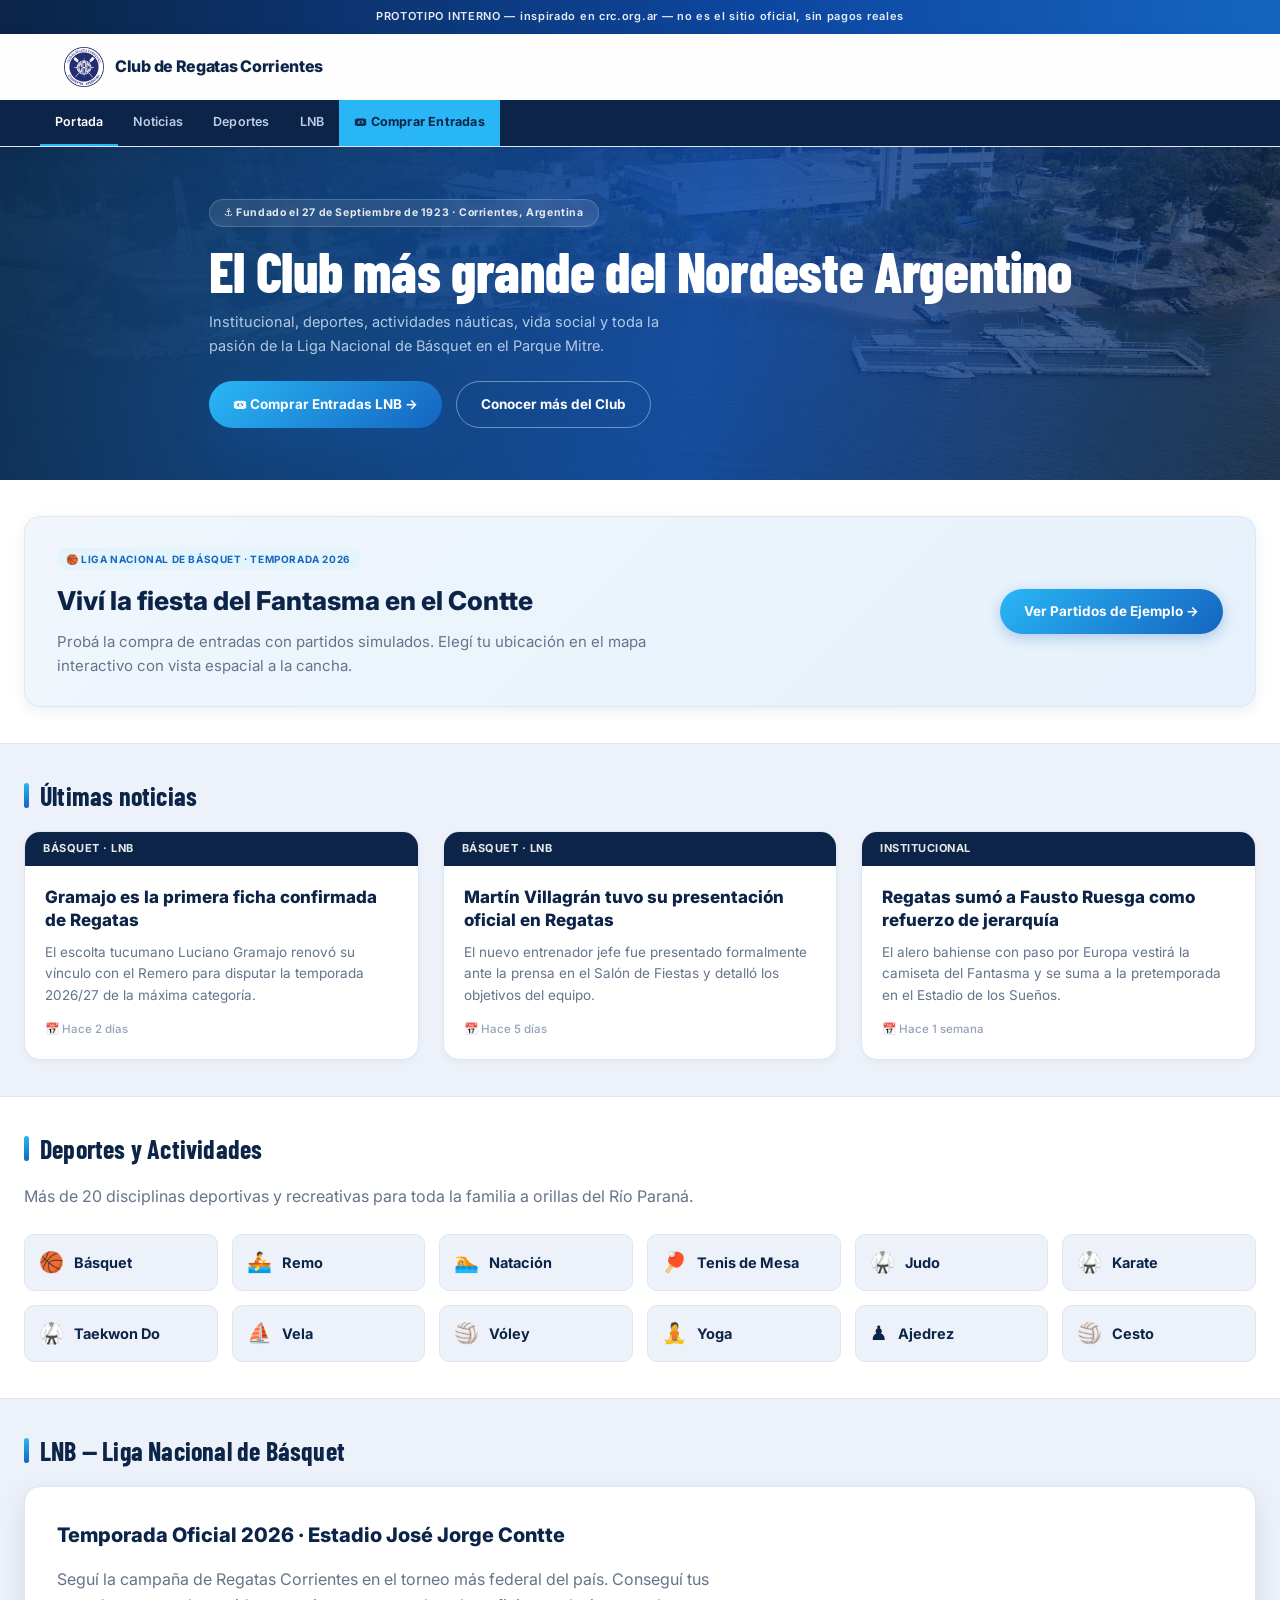
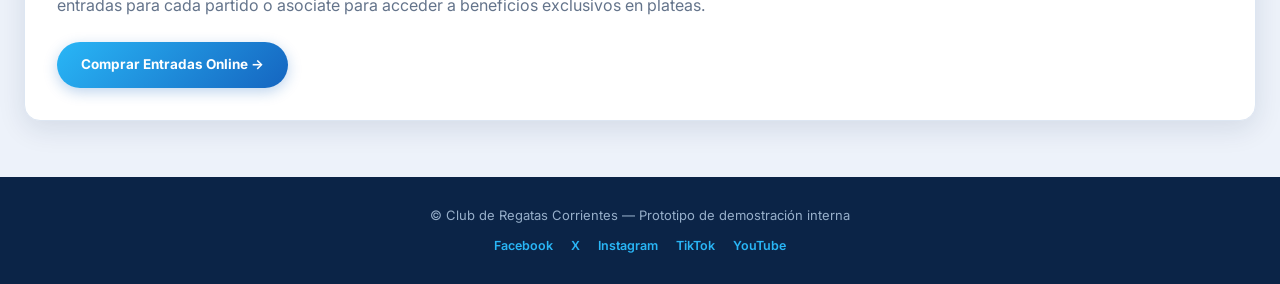
<file: index.html>
<!DOCTYPE html>
<html lang="es-AR">
<head>
<meta charset="UTF-8">
<meta name="viewport" content="width=device-width, initial-scale=1.0">
<meta name="description" content="Club de Regatas Corrientes — Sitio institucional, disciplinas deportivas, actividades societarias y venta de entradas para la Liga Nacional de Básquet (LNB).">
<meta name="theme-color" content="#0b2447">
<link rel="icon" href="assets/regatas.png" type="image/png">
<title>Club de Regatas Corrientes · Sitio Oficial (Prototipo)</title>
<link rel="preconnect" href="https://fonts.googleapis.com">
<link rel="preconnect" href="https://fonts.gstatic.com" crossorigin>
<link href="https://fonts.googleapis.com/css2?family=Inter:wght@400;500;600;700;800;900&family=Barlow+Condensed:wght@500;600;700;800;900&display=swap" rel="stylesheet">
<link rel="stylesheet" href="css/style.css">
</head>
<body>

<div class="demo-banner" role="alert" aria-live="polite">
  PROTOTIPO INTERNO — inspirado en crc.org.ar — no es el sitio oficial, sin pagos reales
</div>

<header class="site-header">
  <div class="header-top">
    <a href="index.html" class="logo" aria-label="Club de Regatas Corrientes — Inicio">
      <img src="assets/regatas.png" alt="Escudo del Club de Regatas Corrientes" width="40" height="40">
      <span>Club de Regatas Corrientes</span>
    </a>
    <button class="nav-toggle" type="button" aria-controls="site-navigation" aria-expanded="false" aria-label="Abrir menú">☰ <span>Menú</span></button>
  </div>
  <nav class="main-nav" id="site-navigation" aria-label="Navegación principal">
    <ul>
      <li><a href="index.html" class="active" aria-current="page">Portada</a></li>
      <li><a href="#institucional">Noticias</a></li>
      <li><a href="#deportes">Deportes</a></li>
      <li><a href="#lnb">LNB</a></li>
      <li class="destacado"><a href="entradas.html">🎟 Comprar Entradas</a></li>
    </ul>
  </nav>
</header>

<!-- Hero institucional -->
<div class="hero" role="banner">
  <div class="container hero-content">
    <span class="hero-badge">⚓ Fundado el 27 de Septiembre de 1923 · Corrientes, Argentina</span>
    <h1>El Club más grande del Nordeste Argentino</h1>
    <p>Institucional, deportes, actividades náuticas, vida social y toda la pasión de la Liga Nacional de Básquet en el Parque Mitre.</p>
    <div style="margin-top: 24px; display: flex; gap: 14px; flex-wrap: wrap;">
      <a href="entradas.html" class="btn" style="box-shadow: var(--sombra-hover);">🎟 Comprar Entradas LNB →</a>
      <a href="#institucional" class="btn btn-outline" style="color: #fff; border-color: rgba(255,255,255,0.4);">Conocer más del Club</a>
    </div>
  </div>
</div>

<!-- Banner Destacado / CTA Entradas -->
<section id="entradas-cta" style="background: var(--blanco); border-bottom: 1px solid var(--borde);">
  <div class="container">
    <div class="cta-entradas">
      <div class="cta-entradas-text">
        <span class="partido-badge" style="display:inline-block; margin-bottom: 10px;">🏀 Liga Nacional de Básquet · Temporada 2026</span>
        <h2 style="font-size: 26px; color: var(--marino); font-weight: 800; margin-bottom: 8px;">Viví la fiesta del Fantasma en el Contte</h2>
        <p style="color: var(--gris); font-size: 15px; max-width: 600px;">
          Probá la compra de entradas con partidos simulados. Elegí tu ubicación en el mapa interactivo con vista espacial a la cancha.
        </p>
      </div>
      <a href="entradas.html" class="btn" style="min-width: 220px; text-align: center; justify-content: center;">
        Ver Partidos de Ejemplo →
      </a>
    </div>
  </div>
</section>

<!-- Últimas Noticias -->
<section id="institucional">
  <div class="container">
    <h2 class="section-title">Últimas noticias</h2>
    <div class="noticias-grid">
      <article class="card">
        <div class="card-tag">Básquet · LNB</div>
        <div class="card-body">
          <h3>Gramajo es la primera ficha confirmada de Regatas</h3>
          <p>El escolta tucumano Luciano Gramajo renovó su vínculo con el Remero para disputar la temporada 2026/27 de la máxima categoría.</p>
          <span class="card-date">📅 Hace 2 días</span>
        </div>
      </article>

      <article class="card">
        <div class="card-tag">Básquet · LNB</div>
        <div class="card-body">
          <h3>Martín Villagrán tuvo su presentación oficial en Regatas</h3>
          <p>El nuevo entrenador jefe fue presentado formalmente ante la prensa en el Salón de Fiestas y detalló los objetivos del equipo.</p>
          <span class="card-date">📅 Hace 5 días</span>
        </div>
      </article>

      <article class="card">
        <div class="card-tag">Institucional</div>
        <div class="card-body">
          <h3>Regatas sumó a Fausto Ruesga como refuerzo de jerarquía</h3>
          <p>El alero bahiense con paso por Europa vestirá la camiseta del Fantasma y se suma a la pretemporada en el Estadio de los Sueños.</p>
          <span class="card-date">📅 Hace 1 semana</span>
        </div>
      </article>
    </div>
  </div>
</section>

<!-- Deportes y Actividades -->
<section id="deportes" style="background: var(--blanco); border-top: 1px solid var(--borde); border-bottom: 1px solid var(--borde);">
  <div class="container">
    <h2 class="section-title">Deportes y Actividades</h2>
    <p style="color: var(--gris); margin-bottom: 24px; max-width: 680px;">
      Más de 20 disciplinas deportivas y recreativas para toda la familia a orillas del Río Paraná.
    </p>
    <div class="deportes-grid">
      <div class="deporte-tile"><span class="deporte-icon">🏀</span> Básquet</div>
      <div class="deporte-tile"><span class="deporte-icon">🚣</span> Remo</div>
      <div class="deporte-tile"><span class="deporte-icon">🏊</span> Natación</div>
      <div class="deporte-tile"><span class="deporte-icon">🏓</span> Tenis de Mesa</div>
      <div class="deporte-tile"><span class="deporte-icon">🥋</span> Judo</div>
      <div class="deporte-tile"><span class="deporte-icon">🥋</span> Karate</div>
      <div class="deporte-tile"><span class="deporte-icon">🥋</span> Taekwon Do</div>
      <div class="deporte-tile"><span class="deporte-icon">⛵</span> Vela</div>
      <div class="deporte-tile"><span class="deporte-icon">🏐</span> Vóley</div>
      <div class="deporte-tile"><span class="deporte-icon">🧘</span> Yoga</div>
      <div class="deporte-tile"><span class="deporte-icon">♟️</span> Ajedrez</div>
      <div class="deporte-tile"><span class="deporte-icon">🏐</span> Cesto</div>
    </div>
  </div>
</section>

<!-- LNB y Abono -->
<section id="lnb">
  <div class="container">
    <h2 class="section-title">LNB — Liga Nacional de Básquet</h2>
    <div style="background: var(--blanco); border: 1px solid var(--borde); border-radius: var(--radio); padding: 32px; display: flex; flex-direction: column; gap: 16px; box-shadow: var(--sombra);">
      <h3 style="color: var(--marino); font-size: 20px; font-weight: 800;">Temporada Oficial 2026 · Estadio José Jorge Contte</h3>
      <p style="max-width: 680px; color: var(--gris);">
        Seguí la campaña de Regatas Corrientes en el torneo más federal del país. Conseguí tus entradas para cada partido o asociate para acceder a beneficios exclusivos en plateas.
      </p>
      <div style="display: flex; gap: 14px; flex-wrap: wrap; margin-top: 8px;">
        <a href="entradas.html" class="btn">Comprar Entradas Online →</a>
      </div>
    </div>
  </div>
</section>

<footer class="site-footer">
  <div class="container">
    <p>© Club de Regatas Corrientes — Prototipo de demostración interna</p>
    <div class="social" aria-label="Redes sociales">
      <span>Facebook</span>
      <span>X</span>
      <span>Instagram</span>
      <span>TikTok</span>
      <span>YouTube</span>
    </div>
  </div>
</footer>

<script src="js/navigation.js" defer></script>
</body>
</html>
</file>
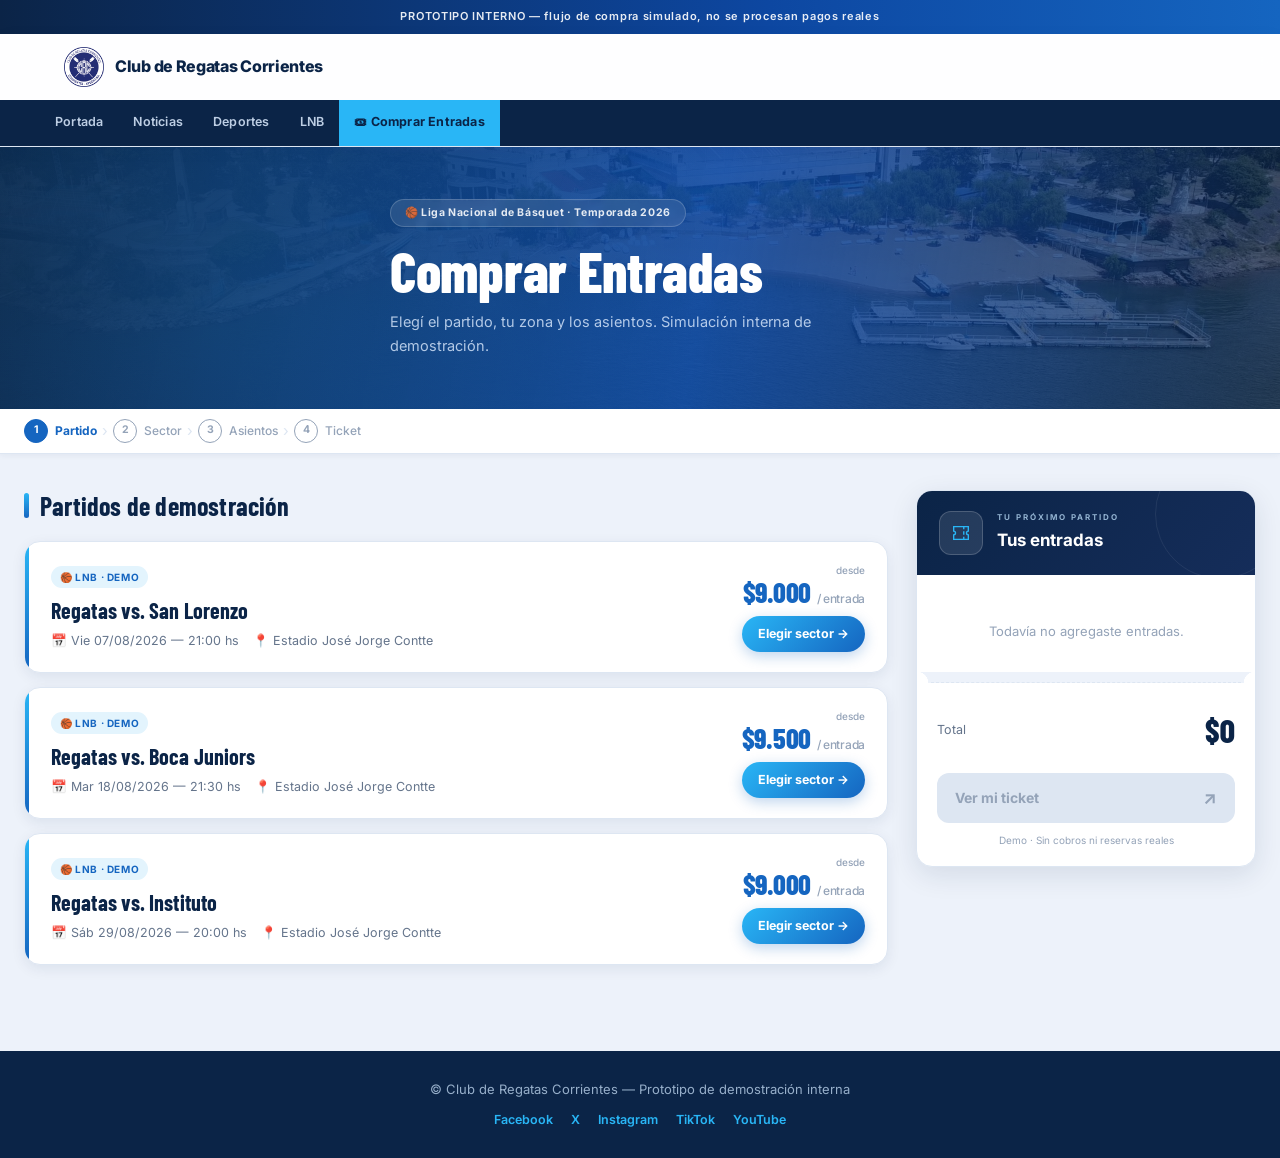
<file: entradas.html>
<!DOCTYPE html>
<html lang="es-AR">
<head>
<meta charset="UTF-8">
<meta name="viewport" content="width=device-width, initial-scale=1.0">
<meta name="description" content="Comprá tus entradas para los partidos de Regatas Corrientes en la Liga Nacional de Básquet. Elegí tu sector y asiento online.">
<meta name="theme-color" content="#0b2447">
<link rel="icon" href="assets/regatas.png" type="image/png">
<title>Comprar Entradas — Club de Regatas Corrientes · LNB</title>
<link rel="preconnect" href="https://fonts.googleapis.com">
<link rel="preconnect" href="https://fonts.gstatic.com" crossorigin>
<link href="https://fonts.googleapis.com/css2?family=Inter:wght@400;500;600;700;800;900&family=Barlow+Condensed:wght@500;600;700;800;900&display=swap" rel="stylesheet">
<link rel="stylesheet" href="css/style.css">
</head>
<body>

<div class="demo-banner" role="alert" aria-live="polite">
  PROTOTIPO INTERNO — flujo de compra simulado, no se procesan pagos reales
</div>

<header class="site-header">
  <div class="header-top">
    <a href="index.html" class="logo" aria-label="Club de Regatas Corrientes — Inicio">
      <img src="assets/regatas.png" alt="Escudo del Club de Regatas Corrientes" width="40" height="40">
      <span>Club de Regatas Corrientes</span>
    </a>
    <button class="nav-toggle" type="button" aria-controls="site-navigation" aria-expanded="false" aria-label="Abrir menú">☰ <span>Menú</span></button>
  </div>
  <nav class="main-nav" id="site-navigation" aria-label="Navegación principal">
    <ul>
      <li><a href="index.html">Portada</a></li>
      <li><a href="index.html#institucional">Noticias</a></li>
      <li><a href="index.html#deportes">Deportes</a></li>
      <li><a href="index.html#lnb">LNB</a></li>
      <li class="destacado"><a href="entradas.html" class="active" aria-current="page">🎟 Comprar Entradas</a></li>
    </ul>
  </nav>
</header>

<!-- Hero con foto de estadio -->
<div class="hero" role="banner">
  <div class="container hero-content">
    <span class="hero-badge">🏀 Liga Nacional de Básquet · Temporada 2026</span>
    <h1>Comprar Entradas</h1>
    <p>Elegí el partido, tu zona y los asientos. Simulación interna de demostración.</p>
  </div>
</div>

<!-- Indicador de pasos -->
<div class="steps-bar" aria-label="Pasos de la compra">
  <div class="container">
    <ol class="steps-indicator" id="steps-indicator" role="list">
      <li class="step active" data-step="1" role="listitem">
        <span class="step-num" aria-hidden="true">1</span>
        <span class="step-label">Partido</span>
      </li>
      <li class="step-sep" aria-hidden="true">›</li>
      <li class="step" data-step="2" role="listitem">
        <span class="step-num" aria-hidden="true">2</span>
        <span class="step-label">Sector</span>
      </li>
      <li class="step-sep" aria-hidden="true">›</li>
      <li class="step" data-step="3" role="listitem">
        <span class="step-num" aria-hidden="true">3</span>
        <span class="step-label">Asientos</span>
      </li>
      <li class="step-sep" aria-hidden="true">›</li>
      <li class="step" data-step="4" role="listitem">
        <span class="step-num" aria-hidden="true">4</span>
        <span class="step-label">Ticket</span>
      </li>
    </ol>
  </div>
</div>

<section>
  <div class="container entradas-layout">

    <!-- Columna principal -->
    <main>
      <h2 class="section-title">Partidos de demostración</h2>
      <div class="partido-lista" id="partido-lista" aria-live="polite">
        <!-- generado por js/render/partidos.js -->
      </div>

      <div id="sectores-panel" aria-live="polite" style="margin-top: 30px;"></div>
    </main>

    <!-- Carrito lateral -->
    <aside class="carrito-box" aria-label="Tu carrito de compras">
      <div class="carrito-header">
        <div class="carrito-icon" aria-hidden="true">
          <svg viewBox="0 0 24 24" fill="none" stroke="currentColor" stroke-width="1.5">
            <path d="M4 5h16v5a2 2 0 0 0 0 4v5H4v-5a2 2 0 0 0 0-4V5Z"/>
            <path d="M15 5v3m0 2v4m0 2v3"/>
          </svg>
        </div>
        <div>
          <span class="carrito-kicker">Tu próximo partido</span>
          <h3>Tus entradas</h3>
        </div>
      </div>

      <ul id="carrito-items" aria-live="polite" aria-label="Items en el carrito"></ul>
      <p class="carrito-vacio" id="carrito-vacio">Todavía no agregaste entradas.</p>

      <div class="carrito-perforation" aria-hidden="true"></div>

      <div class="carrito-totales">
        <div class="carrito-total">
          <span>Total</span>
          <span id="carrito-total-monto" class="carrito-total-monto">$0</span>
        </div>
      </div>

      <button class="btn carrito-btn-checkout" id="btn-checkout" disabled aria-label="Finalizar compra y ver ticket">
        Ver mi ticket
        <span class="btn-arrow" aria-hidden="true">↗</span>
      </button>
      <p class="carrito-nota">Demo · Sin cobros ni reservas reales</p>
    </aside>

  </div>
</section>

<footer class="site-footer">
  <div class="container">
    <p>© Club de Regatas Corrientes — Prototipo de demostración interna</p>
    <div class="social" aria-label="Redes sociales">
      <span>Facebook</span>
      <span>X</span>
      <span>Instagram</span>
      <span>TikTok</span>
      <span>YouTube</span>
    </div>
  </div>
</footer>

<!-- Modal de checkout (formulario de datos del comprador) -->
<div class="modal-overlay" id="modal-overlay" role="dialog" aria-modal="true" aria-labelledby="modal-titulo">
  <div class="modal-box" id="modal-box">
    <!-- generado por js/checkout.js -->
  </div>
</div>

<!-- Dialog del ticket final -->
<dialog class="ticket-dialog" id="ticket-dialog" aria-labelledby="ticket-dialog-title">
  <div id="ticket-dialog-content">
    <!-- generado por js/checkout.js tras confirmación -->
  </div>
</dialog>

<script src="js/navigation.js" defer></script>
<script type="module" src="js/main.js"></script>
</body>
</html>
</file>
<file: css/style.css>
/* ================================================================
   CLUB DE REGATAS CORRIENTES — Entradas LNB
   Design System Premium · Temporada 2026
================================================================ */

/* ── Variables ────────────────────────────────────────────────── */
:root {
  --azul:           #1565c0;
  --azul-fuerte:    #0d47a1;
  --celeste:        #29b6f6;
  --celeste-suave:  #e3f4fd;
  --marino:         #0b2447;
  --marino-medio:   #152d5a;
  --fondo:          #edf2fa;
  --texto:          #1a2540;
  --gris:           #64748b;
  --gris-claro:     #94a3b8;
  --borde:          #dde6f2;
  --blanco:         #ffffff;
  --verde:          #1b6b33;
  --verde-claro:    #e6f4ea;
  --rojo:           #b71c1c;
  --rojo-claro:     #fce8e8;
  --sombra-xs:      0 2px 6px rgba(11,36,71,.05);
  --sombra-sm:      0 4px 14px rgba(11,36,71,.08);
  --sombra:         0 8px 28px rgba(11,36,71,.11);
  --sombra-hover:   0 16px 40px rgba(21,101,192,.2);
  --sombra-xl:      0 28px 64px rgba(11,36,71,.24);
  --radio:          16px;
  --radio-sm:       10px;
}

/* ── Reset & Base ─────────────────────────────────────────────── */
*, *::before, *::after { box-sizing: border-box; margin: 0; padding: 0; }
html { scroll-behavior: smooth; }
body {
  font-family: 'Inter', system-ui, -apple-system, Helvetica, sans-serif;
  background: var(--fondo);
  color: var(--texto);
  line-height: 1.6;
  -webkit-font-smoothing: antialiased;
}
a { color: inherit; text-decoration: none; }
img { max-width: 100%; display: block; }
button { cursor: pointer; font: inherit; border: none; background: none; }
button:disabled { cursor: not-allowed; }
button:focus-visible, a:focus-visible, input:focus-visible {
  outline: 3px solid var(--celeste);
  outline-offset: 3px;
  border-radius: 4px;
}

/* ── Utilities ────────────────────────────────────────────────── */
.container { max-width: 1280px; margin: 0 auto; padding: 0 24px; }
.sr-only {
  position: absolute; width: 1px; height: 1px;
  padding: 0; margin: -1px; overflow: hidden;
  clip: rect(0,0,0,0); white-space: nowrap; border: 0;
}

/* ── Animations ───────────────────────────────────────────────── */
@keyframes fadeIn  { from { opacity:0 } to { opacity:1 } }
@keyframes slideUp { from { opacity:0; transform:translateY(18px) } to { opacity:1; transform:translateY(0) } }
@keyframes blink   { 0%,100% { opacity:1 } 50% { opacity:.55 } }
@keyframes mapPulse {
  0%,100% { filter: brightness(1) }
  50%     { filter: brightness(1.12) drop-shadow(0 0 6px rgba(41,182,246,.45)) }
}
@keyframes seatPop { 0% { transform:scale(.7) } 70% { transform:scale(1.1) } 100% { transform:scale(1) } }

/* ── Demo Banner ──────────────────────────────────────────────── */
.demo-banner {
  background: linear-gradient(90deg, var(--marino), var(--azul-fuerte) 60%, var(--azul));
  color: rgba(255,255,255,.9);
  text-align: center;
  font-size: 11px;
  font-weight: 600;
  letter-spacing: .7px;
  padding: 8px 12px;
}

/* ── Header ───────────────────────────────────────────────────── */
header.site-header {
  background: rgba(255,255,255,.92);
  backdrop-filter: blur(14px);
  -webkit-backdrop-filter: blur(14px);
  position: sticky;
  top: 0;
  z-index: 40;
  box-shadow: 0 1px 0 var(--borde), 0 4px 18px rgba(11,36,71,.04);
}
.header-top {
  display: flex;
  align-items: center;
  justify-content: space-between;
  padding: 13px 24px;
  max-width: 1200px;
  margin: 0 auto;
}
.logo {
  display: flex; align-items: center; gap: 11px;
  font-weight: 800; font-size: 16px;
  color: var(--marino); letter-spacing: -.3px;
}
.logo img { height: 40px; width: auto; }
.nav-toggle { display: none; }

nav.main-nav { background: var(--marino); }
nav.main-nav ul { list-style: none; display: flex; flex-wrap: wrap; max-width: 1200px; margin: 0 auto; }
nav.main-nav a {
  display: block; padding: 12px 15px;
  color: rgba(219,234,254,.86); font-size: 12.5px;
  font-weight: 600; letter-spacing: .2px;
  border-bottom: 2.5px solid transparent;
  transition: color .18s, border-color .18s;
}
nav.main-nav a:hover  { color: #fff; border-bottom-color: var(--celeste); }
nav.main-nav a.active { color: #fff; border-bottom-color: var(--celeste); }
nav.main-nav li.destacado a { background: var(--celeste); color: var(--marino); font-weight: 700; border-bottom-color: transparent; }
nav.main-nav li.destacado a:hover { background: #4fc3f7; }

/* ── Hero ─────────────────────────────────────────────────────── */
.hero {
  position: relative;
  min-height: 210px;
  display: flex; align-items: center;
  overflow: hidden;
  background:
    linear-gradient(100deg, rgba(11,36,71,.97) 0%, rgba(13,71,161,.9) 55%, rgba(11,36,71,.7) 100%),
    url('../assets/estadio.jpg') center 40% / cover no-repeat;
  color: #fff;
  padding: 52px 0;
}
.hero::after {
  content: '';
  position: absolute; inset: 0;
  background: radial-gradient(circle at 18% 55%, rgba(41,182,246,.13) 0%, transparent 52%);
  pointer-events: none;
}
.hero-content { position: relative; z-index: 1; }

.hero-badge {
  display: inline-flex; align-items: center; gap: 7px;
  background: rgba(255,255,255,.1);
  border: 1px solid rgba(255,255,255,.18);
  border-radius: 999px; padding: 5px 14px;
  font-size: 10.5px; font-weight: 700; letter-spacing: .6px;
  color: rgba(255,255,255,.88); margin-bottom: 16px;
  backdrop-filter: blur(4px);
}
.hero h1 {
  font-family: 'Barlow Condensed', Impact, sans-serif;
  font-size: 56px; font-weight: 800;
  letter-spacing: -.3px; line-height: 1;
  margin-bottom: 11px;
}
.hero p { color: rgba(219,234,254,.8); font-size: 14.5px; max-width: 500px; }

/* ── Steps Bar ────────────────────────────────────────────────── */
.steps-bar {
  background: var(--blanco);
  border-bottom: 1px solid var(--borde);
  padding: 10px 0;
  position: sticky; top: 100px; z-index: 30;
  box-shadow: var(--sombra-xs);
}
.steps-indicator {
  display: flex; align-items: center; gap: 4px;
  list-style: none; font-size: 12px;
}
.step { display: flex; align-items: center; gap: 7px; color: var(--gris-claro); font-weight: 500; }
.step-num {
  display: grid; place-items: center;
  width: 24px; height: 24px;
  border-radius: 50%; border: 1.5px solid currentColor;
  font-size: 10.5px; font-weight: 700; flex-shrink: 0;
  transition: background .2s, border-color .2s, color .2s;
}
.step.active            { color: var(--azul); font-weight: 700; }
.step.active .step-num  { background: var(--azul); border-color: var(--azul); color: #fff; }
.step.done              { color: var(--verde); }
.step.done .step-num    { background: var(--verde); border-color: var(--verde); color: #fff; }
.step-sep { color: var(--borde); font-size: 15px; margin: 0 1px; }

/* ── Section ──────────────────────────────────────────────────── */
section { padding: 36px 0; }
.section-title {
  font-family: 'Barlow Condensed', Impact, sans-serif;
  font-size: 26px; font-weight: 700;
  color: var(--marino); margin-bottom: 20px;
  padding-left: 16px; position: relative;
  letter-spacing: .2px; line-height: 1.2;
}
.section-title::before {
  content: '';
  position: absolute; left: 0; top: 3px; bottom: 3px;
  width: 5px; border-radius: 4px;
  background: linear-gradient(180deg, var(--celeste), var(--azul));
}

/* ── Buttons ──────────────────────────────────────────────────── */
.btn {
  display: inline-flex; align-items: center; justify-content: center; gap: 8px;
  background: linear-gradient(135deg, var(--celeste), var(--azul));
  color: #fff; font-weight: 700; padding: 12px 24px;
  border-radius: 999px; border: none; font-size: 13.5px;
  white-space: nowrap; cursor: pointer;
  box-shadow: 0 4px 14px rgba(21,101,192,.28);
  transition: transform .15s, box-shadow .15s, filter .15s;
}
.btn:hover:not(:disabled)  { transform: translateY(-2px); box-shadow: 0 8px 22px rgba(21,101,192,.38); filter: brightness(1.06); }
.btn:active:not(:disabled) { transform: translateY(0); }
.btn:disabled              { background: #dde6f2; color: var(--gris-claro); box-shadow: none; filter: none; }
.btn-outline { background: transparent; border: 1.5px solid var(--azul); color: var(--azul); box-shadow: none; }
.btn-outline:hover:not(:disabled) { background: var(--azul); color: #fff; }
.btn-sm { padding: 8px 16px; font-size: 12.5px; }
.btn-arrow { font-size: 18px; line-height: 1; }

/* ── Footer ───────────────────────────────────────────────────── */
footer.site-footer {
  background: var(--marino);
  color: rgba(186,210,235,.8);
  padding: 28px 0; font-size: 13px;
  text-align: center; margin-top: 20px;
}
footer.site-footer .social {
  margin-top: 10px; display: flex; gap: 18px;
  justify-content: center; font-size: 12.5px;
  color: var(--celeste); font-weight: 600;
}

/* ══════════════════════════════════════════════════════
   ENTRADAS PAGE LAYOUT
══════════════════════════════════════════════════════ */
.entradas-layout {
  display: grid;
  grid-template-columns: minmax(0, 1fr) 340px;
  gap: 28px; align-items: start;
}
.entradas-layout > main { min-width: 0; }

/* ── Partido Cards ────────────────────────────────────────────── */
.partido-lista { display: flex; flex-direction: column; gap: 14px; }

.partido-card {
  background: var(--blanco);
  border: 1px solid var(--borde);
  border-radius: var(--radio);
  padding: 20px 22px 20px 26px;
  display: grid; grid-template-columns: 1fr auto;
  align-items: center; gap: 16px;
  box-shadow: var(--sombra-sm);
  transition: transform .22s, box-shadow .22s, border-color .22s;
  position: relative; overflow: hidden;
}
.partido-card::before {
  content: '';
  position: absolute; left: 0; top: 0; bottom: 0; width: 4px;
  background: linear-gradient(180deg, var(--celeste), var(--azul));
  border-radius: 0 2px 2px 0;
}
.partido-card:hover {
  transform: translateY(-3px);
  box-shadow: var(--sombra-hover);
  border-color: rgba(41,182,246,.4);
}
.partido-badge {
  display: inline-flex; align-items: center; gap: 5px;
  background: var(--celeste-suave); color: var(--azul);
  font-size: 10px; font-weight: 700; letter-spacing: .6px;
  text-transform: uppercase; padding: 3px 9px;
  border-radius: 999px; margin-bottom: 9px;
}
.partido-info h3 {
  font-family: 'Barlow Condensed', Impact, sans-serif;
  color: var(--marino); font-size: 22px; font-weight: 700;
  line-height: 1.2; letter-spacing: .1px;
}
.meta {
  display: flex; flex-wrap: wrap; gap: 4px 14px;
  margin-top: 8px; font-size: 12.5px; color: var(--gris);
}
.partido-right {
  display: flex; flex-direction: column; align-items: flex-end; gap: 10px;
}
.partido-precio-desde { font-size: 10px; color: var(--gris-claro); font-weight: 500; text-align: right; }
.partido-precio-monto {
  font-family: 'Barlow Condensed', Impact, sans-serif;
  font-size: 28px; font-weight: 800; color: var(--azul);
  letter-spacing: -.3px; line-height: 1;
}
.partido-precio-monto small { font-size: 12px; font-weight: 500; color: var(--gris-claro); font-family: 'Inter', sans-serif; }

/* ══════════════════════════════════════════════════════
   ARENA MAP & SEAT PICKER (Diseño representativo oficial)
══════════════════════════════════════════════════════ */

.arena-card {
  background: var(--blanco);
  border: 1px solid var(--borde);
  border-radius: 16px;
  box-shadow: 0 4px 24px rgba(11, 36, 71, 0.07);
  overflow: hidden;
  margin-top: 10px;
}
.arena-map-scroll {
  max-width: 100%;
  overflow-x: auto;
  overscroll-behavior-inline: contain;
  -webkit-overflow-scrolling: touch;
}
.arena-scroll-hint { display: none; }

/* ── Top Toolbar ──────────────────────────────────────────────── */
.arena-top-toolbar {
  display: flex;
  align-items: center;
  justify-content: space-between;
  padding: 18px 24px;
  background: #f8fafc;
  border-bottom: 1px solid #edf2f7;
  gap: 16px;
  flex-wrap: wrap;
}

.arena-toolbar-left {
  display: flex;
  align-items: center;
  gap: 14px;
  flex-wrap: wrap;
}

.arena-toolbar-label {
  font-size: 13.5px;
  font-weight: 700;
  color: var(--marino);
}

.arena-stepper {
  display: flex;
  align-items: center;
  background: #fff;
  border: 1px solid #dbe3eb;
  border-radius: 10px;
  overflow: hidden;
  box-shadow: 0 1px 3px rgba(0,0,0,0.03);
}

.stepper-btn {
  background: transparent;
  border: none;
  width: 34px;
  height: 36px;
  font-size: 16px;
  font-weight: 700;
  color: var(--marino);
  cursor: pointer;
  display: grid;
  place-items: center;
  transition: background .12s, color .12s;
}

.stepper-btn:hover {
  background: #f1f5f9;
  color: var(--azul);
}

.stepper-value {
  font-size: 13px;
  font-weight: 600;
  color: var(--marino);
  padding: 0 10px;
  min-width: 82px;
  text-align: center;
  user-select: none;
}

.arena-select-btn {
  display: flex;
  align-items: center;
  gap: 8px;
  background: #fff;
  border: 1px solid #dbe3eb;
  border-radius: 10px;
  padding: 8px 14px;
  font-size: 13px;
  font-weight: 600;
  color: var(--marino);
  cursor: pointer;
  box-shadow: 0 1px 3px rgba(0,0,0,0.03);
  transition: border-color .15s;
}

.arena-select-btn:hover {
  border-color: var(--celeste);
}

.dropdown-chevron {
  font-size: 10px;
  color: var(--gris);
}

.btn-buscar-juntos {
  display: inline-flex;
  align-items: center;
  gap: 8px;
  background: #11284b;
  color: #ffffff;
  border: none;
  border-radius: 10px;
  padding: 10px 18px;
  font-size: 13px;
  font-weight: 700;
  cursor: pointer;
  box-shadow: 0 3px 10px rgba(17, 40, 75, 0.25);
  transition: background .15s, transform .12s, box-shadow .15s;
}

.btn-buscar-juntos:hover {
  background: #193b6d;
  transform: translateY(-1px);
  box-shadow: 0 5px 14px rgba(17, 40, 75, 0.32);
}

.sparkle-icon {
  font-size: 12px;
  color: #79c5fe;
}

/* ── Sub-bar ──────────────────────────────────────────────────── */
.arena-subbar {
  display: flex;
  align-items: center;
  justify-content: space-between;
  padding: 12px 24px;
  border-bottom: 1px solid #f1f5f9;
  font-size: 12.5px;
}

.arena-subbar-title {
  display: flex;
  align-items: center;
  gap: 6px;
  font-weight: 600;
  color: #64748b;
}

.subbar-bullet {
  color: #1565c0;
  font-size: 14px;
}

.btn-restablecer {
  background: none;
  border: none;
  font-size: 12px;
  font-weight: 600;
  color: #64748b;
  cursor: pointer;
  padding: 4px 8px;
  border-radius: 6px;
  transition: color .12s, background .12s;
}

.btn-restablecer:hover {
  color: var(--azul);
  background: #f1f5f9;
}

/* ── Viewport & Tribunas ──────────────────────────────────────── */
.arena-viewport {
  padding: 18px 8px 16px;
  display: flex;
  flex-direction: column;
  align-items: center;
  transition: transform .2s ease;
  width: 100%;
}

.arena-tribuna {
  width: 100%;
  max-width: 500px;
  display: flex;
  flex-direction: column;
  align-items: center;
}

.arena-tribuna-header {
  text-align: center;
  margin-bottom: 6px;
}

.arena-tribuna-header.bottom {
  margin-top: 8px;
  margin-bottom: 0;
}

.arena-tribuna-titulo {
  font-size: 13px;
  font-weight: 800;
  color: #2c4763;
  letter-spacing: 1.6px;
  text-transform: uppercase;
  display: flex;
  align-items: center;
  justify-content: center;
  gap: 6px;
}

.tribuna-simbolo {
  font-size: 14px;
  color: #4a75a0;
}

.arena-tribuna-precio {
  font-size: 11px;
  font-weight: 600;
  color: #7b91a6;
  margin-top: 2px;
}

/* Indicadores de los 3 sectores de platea */
.arena-sectores-header {
  display: flex;
  justify-content: space-between;
  width: 100%;
  max-width: 460px;
  margin-bottom: 5px;
  padding: 0 2px;
}

.arena-sectores-header.bottom {
  margin-top: 5px;
  margin-bottom: 3px;
}

.sector-pill {
  font-size: 8px;
  font-weight: 800;
  color: #64748b;
  background: #f1f5f9;
  border: 1px solid #e2e8f0;
  padding: 2px 7px;
  border-radius: 5px;
  letter-spacing: .3px;
  text-transform: uppercase;
}

.sector-pill.centro {
  background: #e9f2fb;
  color: #1565c0;
  border-color: #bad5f3;
  font-weight: 900;
}

.arena-linea-lateral {
  font-size: 7.5px;
  font-weight: 700;
  color: #94a3b8;
  letter-spacing: 1.8px;
  text-transform: uppercase;
  margin-top: 6px;
  margin-bottom: 3px;
}

.arena-linea-lateral.top {
  margin-top: 3px;
  margin-bottom: 6px;
}

.arena-acceso-label {
  font-size: 8.5px;
  font-weight: 700;
  color: #94a3b8;
  letter-spacing: 1.2px;
  margin-top: 3px;
  text-transform: uppercase;
}

/* ── Filas de asientos ────────────────────────────────────────── */
.arena-filas-wrap {
  display: flex;
  flex-direction: column;
  gap: 3.5px;
  align-items: center;
}

.arena-seat-row {
  display: flex;
  align-items: center;
  gap: 3px;
}

.arena-row-label {
  font-size: 8.5px;
  font-weight: 700;
  color: #94a3b8;
  width: 12px;
  text-align: center;
  user-select: none;
  font-family: 'Inter', sans-serif;
}

.arena-seat-block {
  display: flex;
  gap: 2.5px;
}

.arena-aisle {
  width: 12px;
  height: 17px;
  flex-shrink: 0;
}

/* ── Botón Asiento ────────────────────────────────────────────── */
.arena-seat {
  width: 16px;
  height: 17px;
  border-radius: 3.5px;
  border: none;
  font-size: 7.5px;
  font-weight: 700;
  display: grid;
  place-items: center;
  cursor: pointer;
  transition: transform .12s, filter .12s, box-shadow .12s, background .12s;
  flex-shrink: 0;
  user-select: none;
  font-family: 'Inter', sans-serif;
  padding: 0;
}

/* Disponible: celeste apacible como en la imagen de referencia */
.arena-seat.disponible {
  background: #7fb5dc;
  color: #ffffff;
  box-shadow: 0 1px 2px rgba(30, 80, 140, 0.15);
}

.arena-seat.disponible:hover {
  background: #62a2d1;
  transform: translateY(-2px);
  box-shadow: 0 2px 5px rgba(30, 80, 140, 0.25);
}

/* Tu selección: azul marino profundo como en la imagen de referencia */
.arena-seat.tu-seleccion {
  background: #0e2b4b;
  color: #ffffff;
  box-shadow: 0 2px 6px rgba(14, 43, 75, 0.4);
  animation: seatPop 0.22s cubic-bezier(0.175, 0.885, 0.32, 1.275);
}

.arena-seat.tu-seleccion:hover {
  background: #173f6b;
  transform: translateY(-2px);
}

/* Ocupado: gris claro con texto tenue */
.arena-seat.ocupado {
  background: #e2e8f0;
  color: #94a3b8;
  cursor: not-allowed;
  box-shadow: none;
}

/* ── Centro: General Norte + Cancha + General Sur ────────────── */
.arena-middle-row {
  display: flex;
  align-items: center;
  justify-content: center;
  gap: 8px;
  width: 100%;
  max-width: 620px;
  margin: 5px 0;
}

.arena-general-card {
  width: 70px;
  height: 170px;
  background: #f7f3ec;
  border: 1.5px dashed #ded3c1;
  border-radius: 14px;
  display: flex;
  flex-direction: column;
  align-items: center;
  justify-content: center;
  text-align: center;
  padding: 8px 3px;
  cursor: pointer;
  flex-shrink: 0;
  position: relative;
  transition: transform .15s, border-color .15s, background .15s, box-shadow .15s;
  user-select: none;
}

.arena-general-card:hover {
  background: #f2ede3;
  border-color: #c9bc9e;
  transform: translateY(-2px);
  box-shadow: 0 3px 10px rgba(120, 100, 80, 0.12);
}

.arena-general-card.seleccionada {
  background: #e6eef7;
  border: 1.8px solid #0e2b4b;
  box-shadow: 0 4px 14px rgba(14, 43, 75, 0.2);
  animation: seatPop 0.25s ease;
}

.general-card-title {
  font-size: 9px;
  font-weight: 800;
  color: #5d5449;
  line-height: 1.15;
  letter-spacing: .3px;
  text-transform: uppercase;
}

.arena-general-card.seleccionada .general-card-title {
  color: #0e2b4b;
}

.general-card-sub {
  font-size: 8.5px;
  font-weight: 600;
  color: #8c8273;
  margin-top: 6px;
}

.general-card-precio {
  font-size: 11px;
  font-weight: 800;
  color: #3b352e;
  margin-top: 5px;
}

.general-card-badge {
  position: absolute;
  top: -6px;
  right: -6px;
  background: #0e2b4b;
  color: #fff;
  font-size: 8px;
  font-weight: 700;
  padding: 2px 6px;
  border-radius: 8px;
  box-shadow: 0 2px 4px rgba(0,0,0,0.25);
}

.general-card-hint {
  font-size: 8px;
  font-weight: 700;
  color: var(--azul);
  margin-top: 6px;
  padding: 2px 6px;
  background: rgba(21, 101, 192, 0.09);
  border-radius: 999px;
  letter-spacing: .2px;
  transition: background .15s, color .15s;
}
.arena-general-card:hover .general-card-hint {
  background: var(--azul);
  color: #fff;
}

.general-card-stepper {
  display: flex;
  align-items: center;
  justify-content: center;
  gap: 3px;
  margin-top: 6px;
  background: #fff;
  border: 1px solid var(--borde);
  border-radius: 6px;
  padding: 2px 3px;
  box-shadow: 0 2px 5px rgba(11, 36, 71, 0.12);
  z-index: 2;
}

.gen-step-btn {
  width: 17px;
  height: 18px;
  display: inline-grid;
  place-items: center;
  font-size: 12px;
  font-weight: 800;
  color: var(--marino);
  background: #edf2fa;
  border-radius: 4px;
  cursor: pointer;
  line-height: 1;
  transition: background .12s, color .12s;
}
.gen-step-btn:hover {
  background: var(--azul);
  color: #fff;
}

.gen-step-num {
  font-size: 10px;
  font-weight: 800;
  color: var(--marino);
  min-width: 13px;
  text-align: center;
  font-variant-numeric: tabular-nums;
}

.arena-cancha-wrapper {
  width: 460px;
  flex-shrink: 0;
}

.arena-cancha-svg {
  width: 100%;
  height: auto;
  display: block;
  border-radius: 8px;
  box-shadow: 0 2px 8px rgba(0,0,0,0.04);
}

/* ── Barra inferior: Referencias y Zoom ───────────────────────── */
.arena-bottom-bar {
  display: flex;
  align-items: center;
  justify-content: space-between;
  padding: 14px 24px;
  border-top: 1px solid #f1f5f9;
  background: #fff;
  font-size: 12px;
  flex-wrap: wrap;
  gap: 12px;
}

.arena-legend {
  display: flex;
  align-items: center;
  gap: 18px;
  flex-wrap: wrap;
}

.legend-item {
  display: flex;
  align-items: center;
  gap: 7px;
  font-weight: 600;
  color: #64748b;
}

.legend-swatch {
  width: 14px;
  height: 14px;
  border-radius: 4px;
  display: inline-block;
}

.legend-swatch.disponible { background: #7fb5dc; }
.legend-swatch.tu-seleccion { background: #0e2b4b; }
.legend-swatch.ocupado { background: #e2e8f0; }

.arena-zoom-widget {
  display: flex;
  align-items: center;
  background: #f8fafc;
  border: 1px solid #e2e8f0;
  border-radius: 8px;
  overflow: hidden;
}

.zoom-btn {
  background: transparent;
  border: none;
  width: 28px;
  height: 28px;
  font-size: 14px;
  font-weight: 700;
  color: #64748b;
  cursor: pointer;
  display: grid;
  place-items: center;
  transition: background .12s, color .12s;
}

.zoom-btn:hover {
  background: #e2e8f0;
  color: var(--marino);
}

.zoom-pct {
  font-size: 11px;
  font-weight: 600;
  color: #64748b;
  padding: 0 8px;
  min-width: 44px;
  text-align: center;
  user-select: none;
}

/* ── Barra Flotante de Compra / Subtotal ──────────────────────── */
.arena-cta-bar {
  display: flex;
  align-items: center;
  justify-content: space-between;
  padding: 18px 24px;
  background: #ffffff;
  border: 1px solid var(--borde);
  border-radius: 16px;
  margin-top: 18px;
  box-shadow: 0 4px 20px rgba(11, 36, 71, 0.08);
  gap: 16px;
  flex-wrap: wrap;
  transition: border-color .18s, box-shadow .18s;
}

.arena-cta-bar.activa {
  border-color: #79c5fe;
  box-shadow: 0 6px 24px rgba(21, 101, 192, 0.14);
}

.arena-cta-info {
  display: flex;
  flex-direction: column;
  gap: 3px;
}

.arena-cta-count {
  font-size: 13px;
  font-weight: 600;
  color: var(--gris);
}

.arena-cta-bar.activa .arena-cta-count {
  color: var(--marino);
  font-weight: 700;
}

.arena-cta-total {
  font-family: 'Barlow Condensed', sans-serif;
  font-size: 26px;
  font-weight: 800;
  color: var(--azul);
  line-height: 1;
}

.arena-btn-comprar {
  padding: 12px 28px;
  font-size: 15px;
  font-weight: 700;
  border-radius: 10px;
}

.carrito-box.carrito-updated {
  animation: mapPulse 0.6s ease;
}

/* ══════════════════════════════════════════════════════
   CARRITO
══════════════════════════════════════════════════════ */
.carrito-box {
  background: var(--blanco); border-radius: var(--radio);
  overflow: hidden; box-shadow: var(--sombra); border: 1px solid var(--borde);
  position: sticky; top: 150px;
}
.carrito-header {
  display: flex; align-items: center; gap: 14px; padding: 20px 22px;
  background: linear-gradient(130deg, var(--marino) 0%, var(--marino-medio) 100%);
  color: #fff; position: relative; overflow: hidden;
}
.carrito-header::after {
  content: ''; position: absolute; right: -30px; top: -42px;
  width: 130px; height: 130px; border-radius: 50%;
  border: 1px solid rgba(255,255,255,.07); pointer-events: none;
}
.carrito-icon {
  display: grid; place-items: center;
  width: 44px; height: 44px;
  background: rgba(255,255,255,.1); border: 1px solid rgba(255,255,255,.18);
  border-radius: 12px; color: var(--celeste); flex-shrink: 0;
}
.carrito-icon svg { width: 22px; height: 22px; }
.carrito-kicker {
  display: block; font-size: 8px; letter-spacing: 2px; font-weight: 700;
  color: rgba(179,213,240,.8); margin-bottom: 3px; text-transform: uppercase;
}
.carrito-header h3 { font-size: 17px; font-weight: 700; color: #fff; margin: 0; }

#carrito-items {
  list-style: none; display: flex; flex-direction: column;
  padding: 16px 20px 4px;
  max-height: 310px; overflow-y: auto;
  scrollbar-width: thin; scrollbar-color: var(--borde) transparent;
}
#carrito-items li {
  display: flex; justify-content: space-between; align-items: flex-start;
  gap: 12px; padding: 11px 0; border-bottom: 1px dashed var(--borde);
  font-size: 12px; line-height: 1.5; color: var(--texto);
}
#carrito-items li:last-child { border-bottom: none; }
#carrito-items li span:last-child { font-weight: 700; color: var(--marino); white-space: nowrap; display: flex; align-items: center; gap: 6px; }

.carrito-vacio { color: var(--gris-claro); font-size: 13px; text-align: center; padding: 26px 20px; }

/* Perforated separator */
.carrito-perforation {
  height: 22px; margin: 4px 0; position: relative; overflow: hidden;
  background: linear-gradient(var(--fondo) 50%, var(--blanco) 50%);
  mask:
    radial-gradient(circle at 0 50%, transparent 11px, #000 11.5px) left / 50% 100% no-repeat,
    radial-gradient(circle at 100% 50%, transparent 11px, #000 11.5px) right / 50% 100% no-repeat;
}
.carrito-perforation::before {
  content: ''; position: absolute; top: 10px; left: 14px; right: 14px;
  border-top: 1px dashed var(--borde);
}

.carrito-totales { padding: 4px 20px 14px; }
.carrito-total {
  display: flex; justify-content: space-between; align-items: center;
  font-size: 12.5px; color: var(--gris); padding: 3px 0;
}
.carrito-total-monto {
  font-family: 'Barlow Condensed', sans-serif;
  font-size: 32px; font-weight: 800; color: var(--marino);
  letter-spacing: -1px; font-variant-numeric: tabular-nums;
}

.carrito-btn-checkout {
  display: flex; align-items: center; justify-content: space-between;
  width: calc(100% - 40px); margin: 0 20px;
  min-height: 50px; border-radius: 12px; font-size: 14px; padding: 14px 18px;
}
.carrito-nota { text-align: center; font-size: 10px; color: var(--gris-claro); padding: 10px 20px 18px; line-height: 1.5; }

/* ══════════════════════════════════════════════════════
   MODAL (CHECKOUT FORM)
══════════════════════════════════════════════════════ */
.modal-overlay {
  position: fixed; inset: 0;
  background: rgba(11,36,71,.68);
  backdrop-filter: blur(8px); -webkit-backdrop-filter: blur(8px);
  display: none; align-items: center; justify-content: center;
  padding: 20px; z-index: 50;
}
.modal-overlay.abierto { display: flex; animation: fadeIn .22s ease; }

.modal-box {
  background: var(--blanco); border-radius: 20px;
  padding: 28px; max-width: 440px; width: 100%;
  box-shadow: var(--sombra-xl); animation: slideUp .26s ease;
  max-height: calc(100dvh - 40px); overflow-y: auto;
}
.modal-box h3 {
  font-family: 'Barlow Condensed', sans-serif;
  color: var(--marino); font-size: 28px; font-weight: 700; margin-bottom: 14px;
}
.modal-box .aviso {
  background: var(--celeste-suave); border: 1px solid rgba(41,182,246,.3);
  color: var(--azul-fuerte); font-size: 12px; padding: 11px 14px;
  border-radius: 10px; margin-bottom: 16px; line-height: 1.6;
}
.modal-box label { display: block; font-size: 12px; margin: 12px 0 5px; color: var(--gris); font-weight: 600; letter-spacing: .2px; }
.modal-box input {
  width: 100%; padding: 11px 14px; border: 1.5px solid var(--borde);
  border-radius: 10px; font-size: 14px; font-family: inherit; color: var(--texto);
  transition: border-color .15s, box-shadow .15s;
}
.modal-box input:focus { outline: none; border-color: var(--celeste); box-shadow: 0 0 0 3px rgba(41,182,246,.2); }
.modal-actions { display: flex; gap: 10px; margin-top: 22px; }
.modal-actions .btn { flex: 1; min-height: 46px; }
.modal-close {
  background: var(--fondo); border: none; border-radius: 50%;
  float: right; width: 32px; height: 32px; font-size: 18px;
  cursor: pointer; color: var(--gris); margin-bottom: 12px;
  display: grid; place-items: center;
  transition: background .15s;
}
.modal-close:hover { background: var(--borde); }

.confirmacion { text-align: center; padding: 8px 0; }
.confirmacion .icono {
  font-size: 30px; color: #fff;
  background: linear-gradient(135deg, #43a047, var(--verde));
  width: 72px; height: 72px; border-radius: 50%;
  display: flex; align-items: center; justify-content: center;
  margin: 0 auto 18px;
  box-shadow: 0 8px 24px rgba(27,107,51,.28);
}
.confirmacion h3 { font-family: 'Barlow Condensed', sans-serif; font-size: 28px; margin-bottom: 10px; color: var(--marino); }
.confirmacion p  { font-size: 13.5px; color: var(--gris); line-height: 1.6; }
.confirmacion .btn { margin-top: 22px; min-width: 180px; }

/* ══════════════════════════════════════════════════════
   TICKET DIALOG
══════════════════════════════════════════════════════ */
.ticket-dialog {
  border: none; border-radius: 20px; padding: 0;
  max-width: 420px; width: calc(100% - 32px);
  max-height: calc(100dvh - 40px); overflow-y: auto;
  box-shadow: var(--sombra-xl);
  animation: slideUp .34s cubic-bezier(.22,.68,0,1.2);
  scrollbar-width: thin;
}
.ticket-dialog::backdrop {
  background: rgba(11,36,71,.78);
  backdrop-filter: blur(10px); -webkit-backdrop-filter: blur(10px);
  animation: fadeIn .22s ease;
}

/* Ticket structure */
.ticket-final { display: flex; flex-direction: column; }

.ticket-top {
  background: linear-gradient(148deg, #0b2447 0%, #1a3460 55%, #0c2d5c 100%);
  color: #fff; padding: 26px 28px 30px;
  position: relative; overflow: hidden;
}
.ticket-top::before {
  content: ''; position: absolute; right: -45px; top: -45px;
  width: 200px; height: 200px; border-radius: 50%;
  background: radial-gradient(circle, rgba(41,182,246,.18), transparent 68%);
  pointer-events: none;
}
.ticket-top::after {
  content: '🏀'; position: absolute; right: 22px; bottom: 24px;
  font-size: 64px; opacity: .07; pointer-events: none;
  line-height: 1;
}
.ticket-brand { display: flex; align-items: center; gap: 12px; margin-bottom: 24px; }
.ticket-brand img { width: 36px; height: 42px; object-fit: contain; }
.ticket-brand-name { font-weight: 800; font-size: 16px; letter-spacing: .4px; }
.ticket-brand-sub { display: block; font-size: 8.5px; letter-spacing: 1.8px; color: rgba(186,215,240,.72); font-weight: 500; margin-top: 2px; text-transform: uppercase; }

.ticket-league { font-size: 8.5px; font-weight: 700; letter-spacing: 2px; color: rgba(147,197,232,.82); margin-bottom: 10px; display: block; text-transform: uppercase; }

.ticket-rival {
  font-family: 'Barlow Condensed', Impact, sans-serif;
  font-size: 40px; font-weight: 800; line-height: 1.06;
  letter-spacing: .2px; color: #fff; margin-bottom: 22px;
}
.ticket-rival .vs { font-size: 24px; color: rgba(147,197,232,.72); font-weight: 600; }

.ticket-event-grid { display: grid; grid-template-columns: repeat(2, 1fr); gap: 14px; }
.ticket-event-item small { display: block; font-size: 8px; font-weight: 700; letter-spacing: 1.4px; color: rgba(147,197,232,.72); margin-bottom: 4px; text-transform: uppercase; }
.ticket-event-item strong { display: block; font-size: 12.5px; font-weight: 600; color: #fff; line-height: 1.35; }

/* Perforation line */
.ticket-perf {
  height: 24px;
  background: linear-gradient(#0b2447 50%, var(--blanco) 50%);
  mask:
    radial-gradient(circle at 0 50%, transparent 12px, #000 12.5px) left / 50% 100% no-repeat,
    radial-gradient(circle at 100% 50%, transparent 12px, #000 12.5px) right / 50% 100% no-repeat;
  position: relative;
}
.ticket-perf::before {
  content: ''; position: absolute; inset: 11px 18px auto;
  border-top: 1px dashed rgba(255,255,255,.18);
}

/* Ticket body */
.ticket-body { background: var(--blanco); padding: 20px 28px 22px; }

.ticket-status-badge {
  display: inline-flex; align-items: center; gap: 7px;
  background: var(--verde-claro); color: var(--verde);
  font-size: 10px; font-weight: 700; letter-spacing: .9px;
  padding: 5px 12px; border-radius: 999px; margin-bottom: 18px;
  text-transform: uppercase;
}
.ticket-status-badge::before {
  content: ''; width: 7px; height: 7px; border-radius: 50%;
  background: currentColor; animation: blink 2s ease infinite;
}

.ticket-info-section { padding: 14px 0; border-bottom: 1px solid var(--borde); }
.ticket-info-row { display: flex; justify-content: space-between; align-items: baseline; gap: 12px; padding: 4px 0; }
.ticket-info-label { font-size: 11.5px; color: var(--gris); font-weight: 500; white-space: nowrap; }
.ticket-info-value { font-weight: 700; color: var(--marino); font-size: 13px; text-align: right; }

.ticket-asiento-chips { display: flex; flex-wrap: wrap; gap: 5px; justify-content: flex-end; margin-top: 6px; }
.ticket-asiento-chip {
  display: inline-grid; place-items: center;
  min-width: 28px; height: 26px; padding: 0 7px;
  background: var(--celeste-suave); border: 1px solid rgba(41,182,246,.25);
  color: var(--azul); font-size: 11px; font-weight: 700;
  border-radius: 6px; font-variant-numeric: tabular-nums;
}

.ticket-totales-section { padding: 14px 0; border-bottom: 1px solid var(--borde); }
.ticket-total-row { display: flex; justify-content: space-between; font-size: 12px; color: var(--gris); padding: 4px 0; }
.ticket-total-row.main {
  margin-top: 8px; padding-top: 12px; border-top: 1px dashed var(--borde);
  font-size: 14px; font-weight: 700; color: var(--marino); align-items: center;
}
.ticket-total-row.main strong {
  font-family: 'Barlow Condensed', sans-serif;
  font-size: 28px; letter-spacing: -.5px;
  font-variant-numeric: tabular-nums; color: var(--azul);
}

.ticket-orden-section { padding: 14px 0; border-bottom: 1px solid var(--borde); }
.ticket-orden-row { display: flex; justify-content: space-between; font-size: 12px; color: var(--gris); padding: 3px 0; }
.ticket-orden-code { font-family: 'Barlow Condensed', monospace; font-size: 18px; font-weight: 700; color: var(--azul); letter-spacing: 1px; }

/* Barcode */
.ticket-barcode-section { padding: 20px 0 12px; text-align: center; }
.ticket-barcode {
  height: 54px; margin: 0 0 8px; opacity: .8;
  background: repeating-linear-gradient(
    90deg,
    var(--marino) 0 2px, transparent 2px 4px,
    var(--marino) 4px 5px, transparent 5px 8px,
    var(--marino) 8px 11px, transparent 11px 14px,
    var(--marino) 14px 16px, transparent 16px 19px,
    var(--marino) 19px 20px, transparent 20px 23px,
    var(--marino) 23px 25px, transparent 25px 28px,
    var(--marino) 28px 31px, transparent 31px 35px,
    var(--marino) 35px 36px, transparent 36px 38px
  );
}
.ticket-barcode-num { font-family: 'Barlow Condensed', monospace; font-size: 9px; letter-spacing: 3px; color: var(--gris-claro); display: block; margin-bottom: 16px; }

/* QR */
.ticket-qr-wrap { display: flex; flex-direction: column; align-items: center; gap: 8px; padding: 14px 0 0; border-top: 1px solid var(--borde); }
.ticket-qr-svg { width: 80px; height: 80px; }
.ticket-qr-label { font-size: 9px; font-weight: 600; color: var(--gris-claro); letter-spacing: .8px; text-transform: uppercase; text-align: center; line-height: 1.5; }
.ticket-demo-tag {
  display: inline-block; background: var(--rojo-claro); color: var(--rojo);
  font-size: 9px; font-weight: 800; letter-spacing: 1.2px;
  text-transform: uppercase; padding: 3px 10px; border-radius: 999px; margin-top: 4px;
}

/* Ticket close action */
.ticket-actions {
  display: flex; gap: 10px; padding: 16px 28px 24px;
  background: var(--blanco); border-top: 1px solid var(--borde);
}
.ticket-actions .btn { flex: 1; min-height: 46px; }

/* ── Responsive ───────────────────────────────────────────────── */
@media (max-width: 900px) {
  .entradas-layout { grid-template-columns: 1fr; }
  .carrito-box { position: static; scroll-margin-top: 90px; }
  .arena-viewport { width: max-content; min-width: 100%; }
  .arena-tribuna { width: max-content; max-width: none; }
  .arena-sectores-header { max-width: none; }
  .arena-middle-row { max-width: none; }
  .arena-cancha-wrapper { width: auto; flex: 1; }
  .arena-seat { width: 28px; height: 32px; font-size: 10px; }
  .arena-seat-block { gap: 4px; }
  .arena-seat-row { gap: 4px; }
  .arena-row-label { width: 18px; font-size: 11px; }
  .arena-scroll-hint { display: block; padding: 10px 16px 0; font-size: 12px; color: var(--gris); }
  .arena-zoom-widget { display: none; }
  .arena-viewport { transform: none !important; }
}
@media (max-width: 680px) {
  .hero { min-height: 180px; padding: 38px 0; }
  .hero h1 { font-size: 40px; }
  .steps-bar { top: 90px; }
  .partido-card { grid-template-columns: 1fr; }
  .ticket-rival { font-size: 32px; }
  .ticket-event-grid { grid-template-columns: 1fr 1fr; }
  .ticket-top { padding: 22px 22px 26px; }
  .ticket-body { padding: 16px 22px 20px; }
  .ticket-actions { padding: 14px 22px 20px; }
  .modal-box { padding: 22px; }
}
@media (max-width: 480px) {
  .container { padding: 0 16px; }
  .hero h1 { font-size: 34px; }
}

/* ══════════════════════════════════════════════════════
   PORTADA INSTITUCIONAL (index.html)
══════════════════════════════════════════════════════ */
.cta-entradas {
  display: flex;
  align-items: center;
  justify-content: space-between;
  gap: 24px;
  padding: 28px 32px;
  background: linear-gradient(135deg, #f0f6fc 0%, #e6f1fb 100%);
  border: 1px solid var(--borde);
  border-radius: var(--radio);
  box-shadow: var(--sombra-sm);
}
@media (max-width: 768px) {
  .cta-entradas {
    flex-direction: column;
    align-items: flex-start;
    padding: 22px;
  }
  .cta-entradas .btn {
    width: 100%;
  }
}

.noticias-grid {
  display: grid;
  grid-template-columns: repeat(auto-fit, minmax(280px, 1fr));
  gap: 24px;
}

.card {
  background: var(--blanco);
  border: 1px solid var(--borde);
  border-radius: var(--radio);
  overflow: hidden;
  box-shadow: var(--sombra-xs);
  transition: transform .2s ease, box-shadow .2s ease, border-color .2s ease;
  display: flex;
  flex-direction: column;
}
.card:hover {
  transform: translateY(-4px);
  box-shadow: var(--sombra);
  border-color: rgba(41, 182, 246, 0.4);
}

.card-tag {
  background: var(--marino);
  color: rgba(255, 255, 255, 0.9);
  font-size: 11px;
  font-weight: 700;
  letter-spacing: .5px;
  padding: 8px 18px;
  text-transform: uppercase;
}

.card-body {
  padding: 20px;
  display: flex;
  flex-direction: column;
  flex: 1;
}

.card-body h3 {
  font-size: 17px;
  font-weight: 800;
  color: var(--marino);
  margin-bottom: 10px;
  line-height: 1.35;
}

.card-body p {
  font-size: 13.5px;
  color: var(--gris);
  line-height: 1.6;
  flex: 1;
  margin-bottom: 14px;
}

.card-date {
  font-size: 11.5px;
  color: var(--gris-claro);
  font-weight: 500;
}

.deportes-grid {
  display: grid;
  grid-template-columns: repeat(auto-fill, minmax(170px, 1fr));
  gap: 14px;
}

.deporte-tile {
  background: var(--fondo);
  border: 1px solid var(--borde);
  border-radius: var(--radio-sm);
  padding: 16px 14px;
  font-size: 14.5px;
  font-weight: 700;
  color: var(--marino);
  display: flex;
  align-items: center;
  gap: 10px;
  transition: background .18s, transform .18s, border-color .18s, box-shadow .18s;
}
.deporte-tile:hover {
  background: #fff;
  border-color: var(--celeste);
  transform: translateY(-2px);
  box-shadow: var(--sombra-xs);
  color: var(--azul);
}

.deporte-icon {
  font-size: 20px;
  line-height: 1;
}

/* Navegación y compra en pantallas táctiles */
@media (max-width: 768px) {
  .header-top { padding: 10px 16px; gap: 8px; }
  .logo { min-width: 0; gap: 8px; }
  .logo img { width: 36px; height: 36px; flex-shrink: 0; }
  .logo span { font-size: clamp(11px, 3.5vw, 15px); line-height: 1.2; }
  .nav-toggle {
    display: inline-flex; align-items: center; justify-content: center; gap: 5px;
    min-width: 72px; min-height: 44px; padding: 6px 9px;
    border: 1px solid var(--borde); border-radius: 8px;
    color: var(--marino); font-size: 17px; font-weight: 700;
  }
  .nav-toggle span { font-size: 12px; }
  nav.main-nav { display: none; }
  .site-header.menu-open nav.main-nav { display: block; }
  nav.main-nav ul { display: block; max-height: calc(100dvh - 90px); overflow-y: auto; }
  nav.main-nav a { padding: 13px 20px; min-height: 44px; font-size: 14px; }
  .steps-bar { position: static; }
  .steps-indicator { justify-content: space-between; gap: 2px; }
  .step { flex: 1; flex-direction: column; gap: 3px; font-size: 10px; text-align: center; }
  .step-sep { display: none; }
  .hero-badge { max-width: 100%; border-radius: 12px; line-height: 1.4; }
  .btn { white-space: normal; text-align: center; }
  .partido-right { align-items: flex-start; }
  .partido-precio-desde { text-align: left; }
  .partido-right .btn { min-height: 44px; }
  .arena-top-toolbar, .arena-subbar, .arena-bottom-bar { padding: 14px 16px; }
  .arena-toolbar-left { width: 100%; justify-content: space-between; }
  .btn-buscar-juntos { width: 100%; min-height: 44px; justify-content: center; }
  .arena-subbar { align-items: flex-start; gap: 8px; }
  .arena-subbar-title { min-width: 0; line-height: 1.4; }
  .btn-restablecer { min-height: 40px; flex-shrink: 0; }
  .arena-cta-bar { padding: 16px; }
  .arena-btn-comprar { width: 100%; min-height: 48px; }
  .modal-box input { font-size: 16px; }
  footer.site-footer .social { flex-wrap: wrap; }
}

@media (max-width: 480px) {
  .arena-seat { width: 32px; height: 36px; font-size: 11px; }
  .arena-filas-wrap { gap: 5px; }
  .arena-seat-block, .arena-seat-row { gap: 5px; }
  .arena-aisle { width: 16px; }
  .arena-general-card { width: 88px; }
  .gen-step-btn { width: 28px; height: 32px; }
  .general-card-title { font-size: 11px; }
  .general-card-sub, .general-card-hint { font-size: 10px; }
  .arena-subbar { flex-direction: column; }
  .btn-restablecer { align-self: flex-end; }
  .noticias-grid { grid-template-columns: minmax(0, 1fr); }
  .cta-entradas .btn { min-width: 0 !important; }
  .ticket-actions, .modal-actions { flex-direction: column; }
  .ticket-actions .btn, .modal-actions .btn { width: 100%; }
  .ticket-info-row, .ticket-orden-row { flex-wrap: wrap; }
  .ticket-info-value { overflow-wrap: anywhere; }
}
</file>
